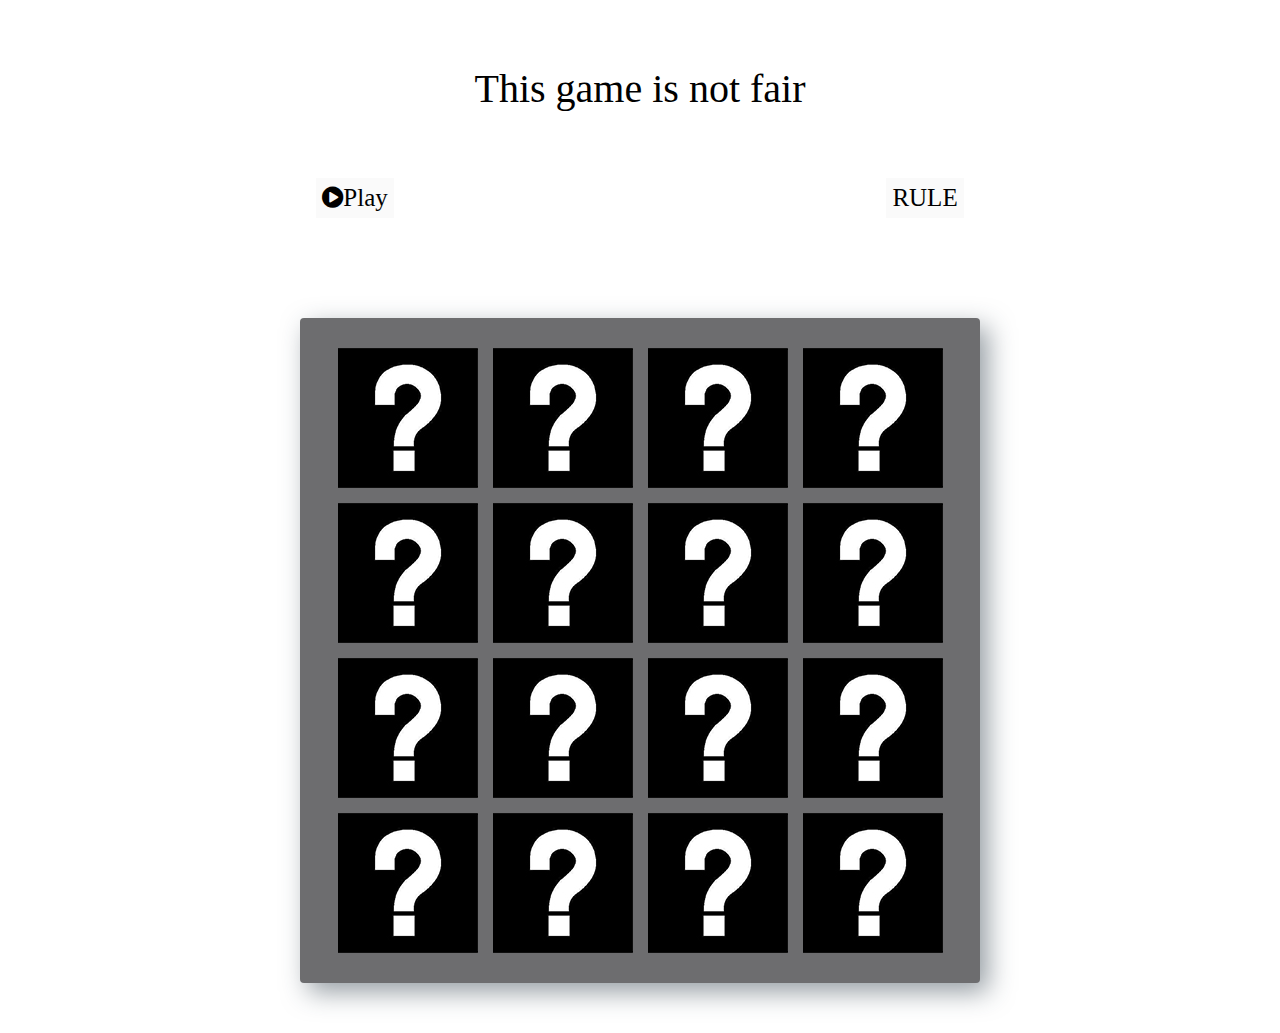
<file: WDC01-[Hoang Trung, Minh Quan]/index.html>
<!DOCTYPE html>
<html lang="en">

<head>
    <meta charset="UTF-8">
    <meta name="viewport" content="width=device-width, initial-scale=1.0">
    <meta http-equiv="X-UA-Compatible" content="ie=edge">
    <title>Unlucky Game</title>

    <!-- load font awesome icon-->
    <link rel="stylesheet" href="https://maxcdn.bootstrapcdn.com/font-awesome/4.4.0/css/font-awesome.min.css">
    <!-- load bootstrap css-->
    <link rel="stylesheet" href="bootstrap/css/bootstrap.css">
    <!-- load css-->
    <link rel="stylesheet" href="css/style.css">
</head>

<body>
    <div class="container">
        <div class="row">
            <h1>This game is not fair</h1>
            <p id="demo" style="color: black"></p>
        </div>
        <div class="row text-center">
            <button type="button" onclick="letPlay(); setTimePlay()" id="start" class="btn-play"><i class="fa fa-play-circle"></i>Play</button>
            <button type="button" id="myBtn" class="btn-play" class="game-rule">RULE</button>
        </div>

        <div class="row text-center">
            <div class="container">
                <span class="information">
                <span id="myTimePlay" style="display: none;">Time: 00:00</span>
                <span id="myMoves" style="display: none;">Moves: 00</span>
                <span id="myScore" style="display: none;">Your scores: ???</span>
                </span>
                <div class="progress myprogress" style="display: none;" id="progress">
                    <div class="progress-bar progress-bar-striped" role="progressbar" id="myprogressbar" aria-valuemin="0" aria-valuemax="100"></div>
                </div>
            </div>
        </div>

        <div class="grid-container center">
            <div class="grid-item"><img id="id1" onclick="CheckStatus(0)" src="img/disable.jpg"></div>
            <div class="grid-item"><img id="id1" onclick="CheckStatus(1)" src="img/disable.jpg"></div>
            <div class="grid-item"><img id="id1" onclick="CheckStatus(2)" src="img/disable.jpg"></div>
            <div class="grid-item"><img id="id1" onclick="CheckStatus(3)" src="img/disable.jpg"></div>
            <div class="grid-item"><img id="id1" onclick="CheckStatus(4)" src="img/disable.jpg"></div>
            <div class="grid-item"><img id="id1" onclick="CheckStatus(5)" src="img/disable.jpg"></div>
            <div class="grid-item"><img id="id1" onclick="CheckStatus(6)" src="img/disable.jpg"></div>
            <div class="grid-item"><img id="id1" onclick="CheckStatus(7)" src="img/disable.jpg"></div>
            <div class="grid-item"><img id="id1" onclick="CheckStatus(8)" src="img/disable.jpg"></div>
            <div class="grid-item"><img id="id1" onclick="CheckStatus(9)" src="img/disable.jpg"></div>
            <div class="grid-item"><img id="id1" onclick="CheckStatus(10)" src="img/disable.jpg"></div>
            <div class="grid-item"><img id="id1" onclick="CheckStatus(11)" src="img/disable.jpg"></div>
            <div class="grid-item"><img id="id1" onclick="CheckStatus(12)" src="img/disable.jpg"></div>
            <div class="grid-item"><img id="id1" onclick="CheckStatus(13)" src="img/disable.jpg"></div>
            <div class="grid-item"><img id="id1" onclick="CheckStatus(14)" src="img/disable.jpg"></div>
            <div class="grid-item"><img id="id1" onclick="CheckStatus(15)" src="img/disable.jpg"></div>
        </div>

    </div>

    <!-- The Modal -->
    <div id="myModal" class="modal">
        <!-- Modal content -->
        <div class="modal-content">
            <h1 id="result"></h1>
            <div class="w-100 text-right close">&times;</div>
            <p id="totalTime"></p>
            <p id="totalMove"></p>
            <p id="urScore"></p>
            <button id="play-again" onclick="location.reload();"><a> Play again 😄</a></button>
        </div>
    </div>


    <!-- The Modal -->
    <div id="myRule" class="modal">
        <!-- Modal content -->
        <div class="modal-content">
            <h1>Rules</h1>
            <div class="w-100 text-right close" onclick="turnOff();">&times;</div>
            <p>Khi bắt đầu cuộc chơi bạn sẽ được nhận ngẫu nhiên từ 1000 - 2000 điểm</p>
            <p>Mỗi 5 giây bạn sẽ bị trừ ngẫu nhiên từ 1 đến 10/40/80 điểm tương ứng với màu của thanh tiến trình</p>
            <p>Bạn sẽ phải đánh đổi ngẫu nhiên từ 10 - 50 điểm để chọn một ô bí ẩn, nếu chọn đúng một cặp ô bạn sẽ nhận được 150 và ngược lại thì bạn mất 50 điểm</p>
            <p>Nhiệm vụ của bạn: Hoàn thành game trước 2 phút và sở hữu ít nhất 450 điểm!</p>
        </div>
    </div>
    <!-- load js -->
    <script src="js/main.js"></script>
</body>

</html>
</file>
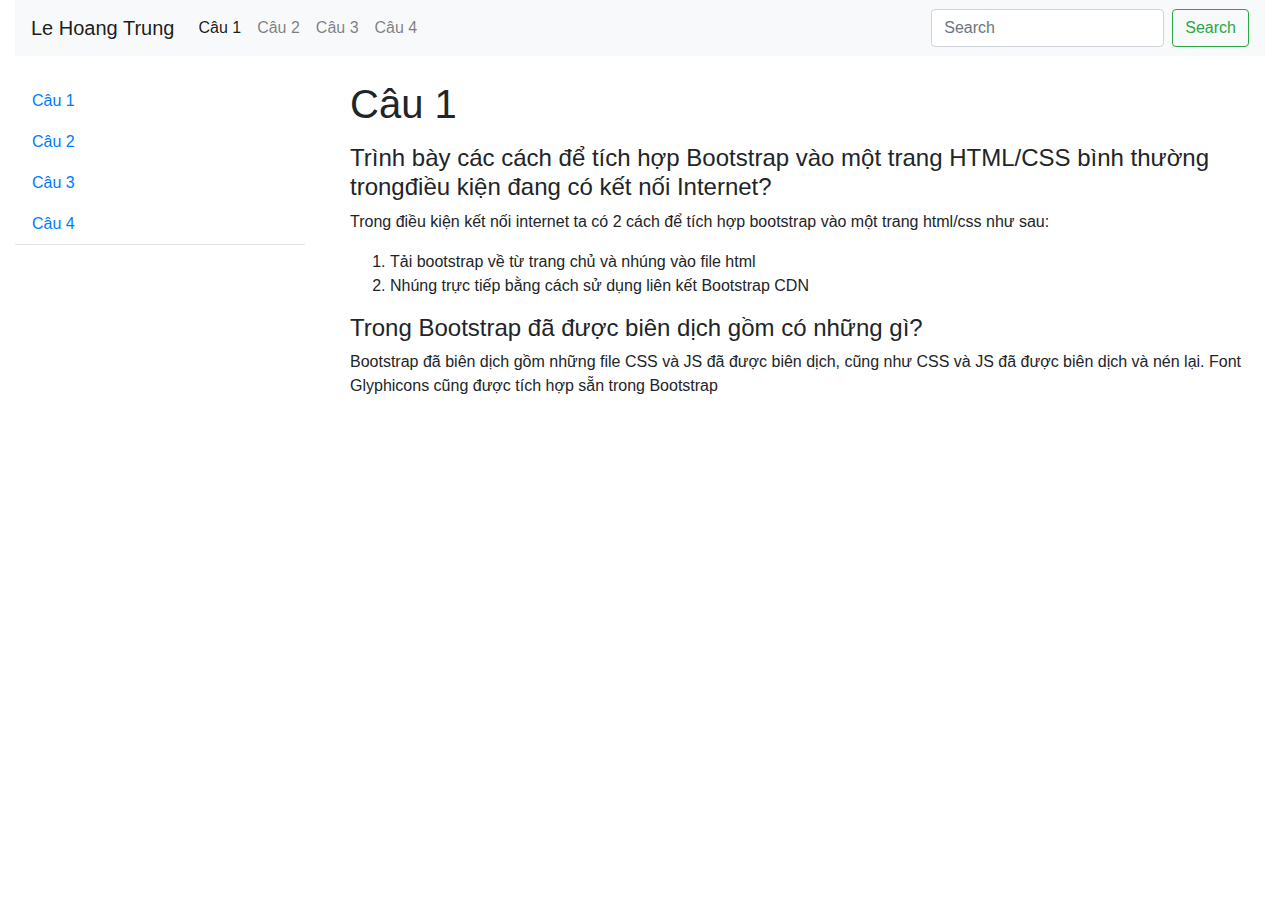
<file: Week02/Task 2.1/index.html>
<!DOCTYPE html>
<html lang="en">

<head>
    <meta charset="UTF-8">
    <meta name="viewport" content="width=device-width, initial-scale=1.0">
    <meta http-equiv="X-UA-Compatible" content="ie=edge">
    <title>Lê Hoàng Trung - Task 2.1</title>
    <!-- load font awesome icon-->
    <link rel="stylesheet" href="https://maxcdn.bootstrapcdn.com/font-awesome/4.4.0/css/font-awesome.min.css">
    <!-- load bootstrap css-->
    <link rel="stylesheet" href="bootstrap/css/bootstrap.css">
    <!-- load bootstrap js-->
    <script src="bootstrap/js/bootstrap.min.js"></script>
    <!-- load jquery js -->
    <script src="js/jquery-3.4.1.min.js"></script>
    <!-- load bundle js-->
    <script src="bootstrap/js/bootstrap.bundle.min.js"></script>
    <!-- load css-->
    <link rel="stylesheet" href="css/style.css">
</head>

<body>

    <div class="container-fluid">
        <nav class="navbar navbar-expand-lg navbar-light bg-light">
            <a class="navbar-brand" href="#">Le Hoang Trung</a>
            <button class="navbar-toggler" type="button" data-toggle="collapse" data-target="#navbarSupportedContent" aria-controls="navbarSupportedContent" aria-expanded="false" aria-label="Toggle navigation">
                              <span class="navbar-toggler-icon"></span>
                    </button>

            <div class="collapse navbar-collapse" id="navbarSupportedContent">
                <ul class="navbar-nav mr-auto">
                    <li class="nav-item active">
                        <a class="nav-link" href="#">Câu 1 <span class="sr-only">(current)</span></a>
                    </li>

                    <li class="nav-item">
                        <a class="nav-link" href="#">Câu 2</a>
                    </li>


                    <li class="nav-item">
                        <a class="nav-link" href="#">Câu 3</a>
                    </li>

                    <li class="nav-item">
                        <a class="nav-link" href="#">Câu 4</a>
                    </li>
                </ul>

                <form class="form-inline my-2 my-lg-0">
                    <input class="form-control mr-sm-2" type="search" placeholder="Search" aria-label="Search">
                    <button class="btn btn-outline-success my-2 my-sm-0" type="submit">Search</button>
                </form>
            </div>
        </nav>
    </div>

    <div class="container-fluid">
        <!-- sidebar and content-->
        <div class="row pt-4">

            <div class="col-md-3">
                <ul class="nav nav-tabs flex-column  nav-pills" role="tablist">
                    <li class="nav-item">
                        <a href="#answer-1" class="nav-link     " id="question-1-tab" data-toggle="pill" role="tab" aria-controls="question-1" aria-selected="true"> Câu 1</a>
                    </li>

                    <li class="nav-item">
                        <a href="#answer-2" class="nav-link question" id="question-2-tab" data-toggle="pill" role="tab" aria-controls="question-2" aria-selected="false"> Câu 2</a>
                    </li>

                    <li class="nav-item">
                        <a href="#answer-3" class="nav-link question" id="question-3-tab" data-toggle="pill" role="tab" aria-controls="question-3" aria-selected="false"> Câu 3</a>
                    </li>

                    <li class="nav-item">
                        <a href="#answer-4" class="nav-link question" id="question-4-tab" data-toggle="pill" role="tab" aria-controls="question-4" aria-selected="false"> Câu 4</a>
                    </li>
                </ul>
            </div>

            <div class="col-md-9">
                <div class="tab-content">
                    <div class="tab-pane fade active show" id="answer-1" role="tabpanel" aria-labelledby="question-1-tab">
                        <div class="container">
                            <h1>Câu 1</h1>
                            <h4 class="mt-3">Trình bày các cách để tích hợp Bootstrap vào một trang HTML/CSS bình thường trongđiều kiện đang có kết nối Internet?</h3>
                                <p>Trong điều kiện kết nối internet ta có 2 cách để tích hợp bootstrap vào một trang html/css như sau:</p>
                                <ol type="1">
                                    <li>
                                        Tải bootstrap về từ trang chủ và nhúng vào file html
                                    </li>
                                    <li>
                                        Nhúng trực tiếp bằng cách sử dụng liên kết Bootstrap CDN
                                    </li>
                                </ol>

                                <h4 class="mt-3"> Trong Bootstrap đã được biên dịch gồm có những gì?</h3>
                                    <p>Bootstrap đã biên dịch gồm những file CSS và JS đã được biên dịch, cũng như CSS và JS đã được biên dịch và nén lại. Font Glyphicons cũng được tích hợp sẵn trong Bootstrap</p>
                        </div>
                    </div>

                    <div class="tab-pane fade" id="answer-2" role="tabpanel" aria-labelledby="question-2-tab">
                        <div class="container">
                            <div>
                                <h1>Câu 2</h1>
                                <div>
                                    <h4 class="mt-3">
                                        Responsive là gì?
                                    </h4>
                                    <p>Responsive web desgin là tạo các trang web tự động điều chỉnh chính nó để nhìn tốt hơn trên mọi thiết bị, từ điện thoại có màn hình cỡ nhỏ đến màn hình cỡ lớn</p>
                                </div>
                                <div>
                                    <h4 class="mt-3">
                                        Làm thế nào nếu muốn vô hiệu hóa tính năng Responsive khi đang sử dụng Bootstrap?
                                    </h4>
                                    <p>Các bước để vô hiệu hóa tính năng responsive</p>
                                    <ol type="1">
                                        <li> Bỏ qua viewport trong thẻ &lt;meta&gt; được đề cập trong file css</li>
                                        <li>Ghi đè chiều rộng của class .container cho mỗi tầng lưới có một chiều rộng duy nhất. Ví dụ: witdh: 970px !important;
                                            <ul>
                                                <li> Hãy chắc chắn điều này xuất hiện sau bootstrap css mặc định.</li>
                                                <li>Ta có thể tránh sử dụng !important với media query hoặc một số bộ chọn</li>
                                            </ul>
                                        </li>
                                        <li>Nếu sử dụng thanh điều hướng thì xóa khả năng thu gọn hoặc mở rộng của thanh điều hướng</li>
                                        <li>Đối với bố cục dạng lưới, sử dụng thêm các class .col-xs-* hoặc thay cho các class medium/large</li>
                                    </ol>
                                </div>
                            </div>
                        </div>
                    </div>

                    <div class="tab-pane fade" id="answer-3" role="tabpanel" aria-labelledby="question-3-tab">
                        <div class="container">
                            <div>
                                <h1>Câu 3</h1>
                                <h4 class="mt-3">
                                    Tìm hiểu về hệ thống lưới của Bootstrap và so sánh hoạt động của hệ thốnglưới này trên các thiết bị có kích thước màn hình khác nhau như Phones, Tablet, Desktop
                                </h4>
                                <p>Các cột sẽ bị xếp chồng lên nhau (ngăn xếp) trên các thiết bị có màn hình nhỏ và hiển thị dưới dạng ngang trên màn hình với các điểm ngăn cách</p>
                            </div>
                        </div>
                    </div>

                    <div class="tab-pane fade" id="answer-4" role="tabpanel" aria-labelledby="question-4-tab">
                        <div class="container">
                            <div>
                                <h1>Câu 4</h1>
                                <h4 class="mt-3">Tìm và cho ví dụ về cách để thực hiện các yêu cầu sau:</h4>
                                <div>
                                    <p class="mt-2">Chèn 1 button 1 biểu tượng trong Button đó</p>
                                    <button class="btn btn-info" type="button">
                                            <i class="fa fa-mouse-pointer pr-2"></i> Click here
                                    </button>
                                </div>

                                <div>
                                    <p class="mt-2">Chèn 1 thanh Progress bar (tiến trình) tương tự trong CV ở Task 1.2</p>
                                    <div class="progress">
                                        <div class="progress-bar bg-danger progress-bar-striped" role="progressbar" style="width: 60%" aria-valuenow="60" aria-valuemax="100" aria-valuemin="0">
                                            60%
                                        </div>
                                    </div>
                                </div>

                                <div>
                                    <p class="mt-2">Chèn các loại cảnh báo (Alert) trong trang như Succes, Info, Danger, Warning</p>
                                    <div class="alert alert-success">
                                        Đăng nhập thành công!
                                    </div>

                                </div>

                                <div>
                                    <p class="mt-2">Chèn 1 menu (Navigation) trong đó có 1 mục có menu con xổ xuống</p>
                                    <div>
                                        <ul class="nav nav-tabs">
                                            <li class="nav-item">
                                                <a href="#" class="nav-link">Home</a>
                                            </li>

                                            <li class="nav-item dropdown">
                                                <a href="#" role="button" class="nav-link dropdown-toggle" data-toggle="dropdown" aria-haspopup="true" aria-expanded="false">Menu</a>
                                                <div class="dropdown-menu">
                                                    <a class="dropdown-item" href="#">Go to next page</a>
                                                    <a class="dropdown-item" href="#">Back to previous page</a>
                                                    <a class="dropdown-item" href="#">Stay here</a>
                                                </div>
                                            </li>

                                            <li class="nav-item dropdown">
                                                <a href="#" role="button" class="nav-link">Support</a>
                                                <div class="dropdown-content">
                                                    <a class="dropdown-item" href="#">Donate</a>
                                                    <a class="dropdown-item" href="#">Report page</a>
                                                    <a class="dropdown-item" href="#">Report user</a>
                                                </div>
                                            </li>
                                        </ul>
                                    </div>
                                </div>
                            </div>
                        </div>
                    </div>
                </div>
            </div>
        </div>
    </div>


</body>

</html>
</file>
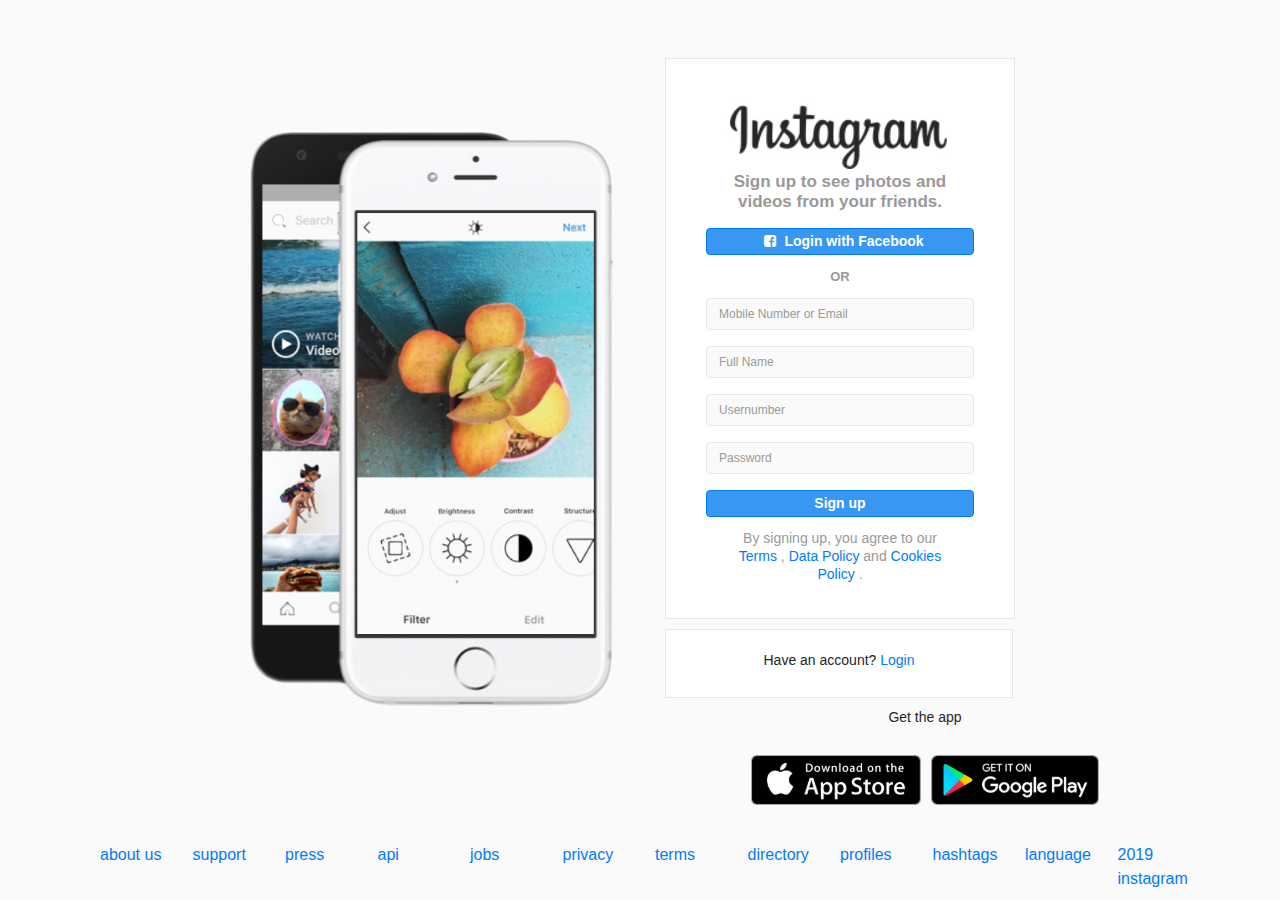
<file: Week02/Task 2.2/index.html>
<!DOCTYPE html>
<html lang="en">

<head>
    <meta charset="UTF-8">
    <meta name="viewport" content="width=device-width, initial-scale=1.0">
    <meta http-equiv="X-UA-Compatible" content="ie=edge">
    <title>Instagram</title>

    <!-- load bootstrap css -->
    <link rel="stylesheet" href="bootstrap/css/bootstrap.min.css">
    <!-- load bootstrap js -->
    <script src="bootstrap/js/bootstrap.min.js"></script>
    <!-- load font awesome icon-->
    <link rel="stylesheet" href="https://maxcdn.bootstrapcdn.com/font-awesome/4.4.0/css/font-awesome.min.css">
    <!-- load css -->
    <link rel="stylesheet" href="css/style.css">
    <!-- load jquery css-->
    <script src="js/jquery-3.4.1.min.js"></script>
</head>

<body>
    <div class="container mt-5">
        <div class="row">
            <div class="col-sm-6">
                <img src="img/small-screen.jpg" alt="background" class="background-left">
            </div>

            <div class="col-sm-6 col col-xs-12">
                <div class="sidebar text-center">
                    <div class="content_form">
                        <img src="img/instagram-logo.jpg" alt="instagram-logo" class="instagram-logo">

                        <p class="header">Sign up to see photos and videos from your friends.</p>

                        <div class="button-login">
                            <button type="submit" class="btn btn-primary btn-block"><i class="fa fa-facebook-square icon"></i>Login with Facebook</button>
                        </div>

                        <div class="divide-form">
                            <span>OR</span>
                        </div>

                        <div>
                            <form role="form">
                                <div class="form-group">
                                    <input type="email number" class="form-control input-sm" id="input-email-number" placeholder="Mobile Number or Email">
                                </div>

                                <div class="form-group">
                                    <input type="text" class="form-control input-sm" id="input-name" placeholder="Full Name">
                                </div>

                                <div class="form-group">
                                    <input type="text" class="form-control input-sm" id="input-usernumber" placeholder="Usernumber">
                                </div>

                                <div class="form-group">
                                    <input type="password" class="form-control input-sm" id="input-password" placeholder="Password">
                                </div>
                            </form>
                        </div>

                        </form>
                        <div class="button-sign-up">
                            <button type="button" class="btn btn-primary btn-block">Sign up</button>
                        </div>
                        <div class="condition">
                            <p>By signing up, you agree to our <a href="#">Terms</a> , <a href="#">Data Policy</a> and <a href="#">Cookies Policy</a> .</p>
                        </div>

                    </div>
                </div>
                <div class="login text-center">
                    <p>Have an account?<a href="#"> Login</a>
                    </p>
                </div>
                <div class="get-app text-center">
                    <p>Get the app</p>
                    <img src="img/download-from.jpg" alt="download app" class="download">
                </div>
            </div>
        </div>

        <div class="container mt-4">
            <div class="row">
                <div class="col-md-1 col-xs-6">
                    <a href="#" class="title_link">about us</a>
                </div>

                <div class="col-md-1 col-xs-6">
                    <a href="#" class="title_link">support</a>
                </div>

                <div class="col-md-1 col-xs-2">
                    <a href="#" class="title_link">press</a>
                </div>

                <div class="col-md-1 col-xs-2">
                    <a href="#" class="title_link">api</a>
                </div>

                <div class="col-md-1 col-xs-2">
                    <a href="#" class="title_link">jobs</a>
                </div>

                <div class="col-md-1 col-xs-2">
                    <a href="#" class="title_link">privacy</a>
                </div>
                <div class="col-md-1 col col-xs">
                    <a href="#" class="title_link">terms</a>
                </div>
                <div class="col-md-1 col-xs">
                    <a href="#" class="title_link">directory</a>
                </div>
                <div class="col-md-1 col-xs">
                    <a href="#" class="title_link">profiles</a>
                </div>
                <div class="col-md-1 col-xs">
                    <a href="#" class="title_link">hashtags</a>
                </div>
                <div class="col-md-1 col-xs">
                    <a href="#" class="title_link">language</a>
                </div>

                <div class="col-md-1 col-xs-12">
                    <a href="#" class="title_link">2019 instagram</a>
                </div>
            </div>
        </div>

    </div>
</body>

</html>
</file>
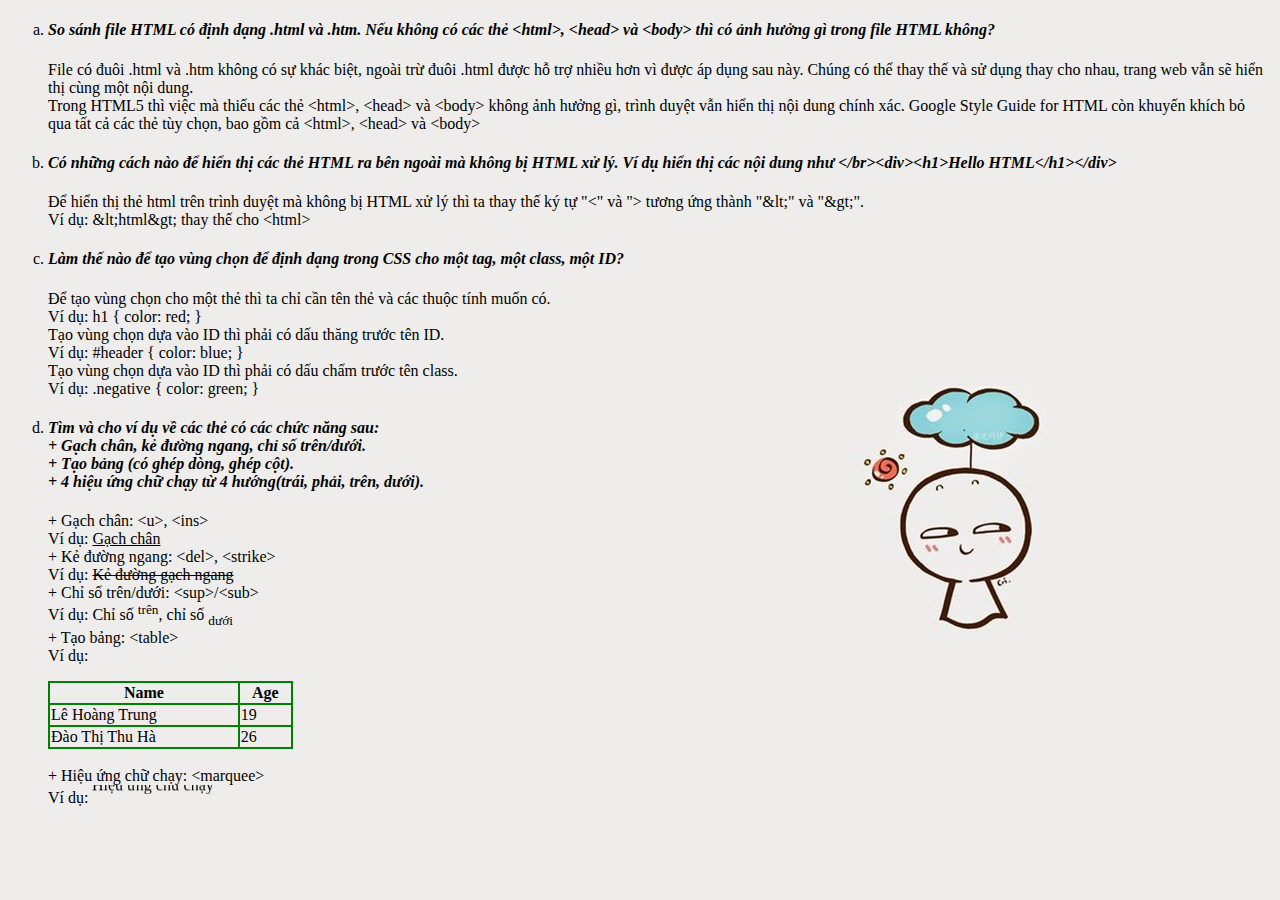
<file: Week01/18521550 - Trung - Task 1.1/LeHoangTrung-Task1.html>
<!DOCTYPE html>
<html>
<head>
	<meta charset="utf-8">
	<title>Lê Hoàng Trung - Task 1</title>
	<style type="text/css">
	a:link
	{
		color: green;
		text-decoration: none;
		background-color: transparent;
	}
	a:hover
	{
		color: red;
		background-color: transparent;
		text-decoration: underline;
	}
	.styleQuestion
	{
		font-family: Tahoma, Times New Roman;
		font: italic;
	}
	.styleAnswer
	{
		font-family: Tahoma, Times New Roman;
	}
	table, th, td
	{
		border: 2px solid green;
		border-collapse: collapse;
	}
	body
	{
		background-image: url(image/task1.jpg);
		background-repeat: no-repeat;
		
	}

	</style>
</head>
<body>
<ol type="a">
	<li>
		<h4 class="styleQuestion"><i>So sánh file HTML có định dạng .html và .htm. Nếu không có các thẻ &lt;html&gt;, &lt;head&gt; và &lt;body&gt; thì có ảnh hưởng gì trong file HTML không?</i></h4>

		<p class="styleAnswer">
			File có đuôi .html và .htm không có sự khác biệt, ngoài trừ đuôi .html được hỗ trợ nhiều hơn vì được áp dụng sau này. Chúng có thể thay thế và sử dụng thay cho nhau, trang web vẫn sẽ hiển thị cùng một nội dung. <br/>
			Trong HTML5 thì việc mà thiếu các thẻ &lt;html&gt;, &lt;head&gt; và &lt;body&gt; không ảnh hưởng gì, trình duyệt vẫn hiển thị nội dung chính xác. Google Style Guide for HTML còn khuyến khích bỏ qua tất cả các thẻ tùy chọn, bao gồm cả &lt;html&gt;, &lt;head&gt; và &lt;body&gt; <br/>
		</p>
	</li>
	<li>
		<h4 class="styleQuestion"><i>Có những cách nào để hiển thị các thẻ HTML ra bên ngoài mà không bị HTML xử lý. Ví dụ hiển thị các nội dung như &lt;/br&gt;&lt;div&gt;&lt;h1&gt;Hello HTML&lt;/h1&gt;&lt;/div&gt;</i></h4>

		<p class="styleAnswer">Để hiển thị thẻ html trên trình duyệt mà không bị HTML xử lý thì ta thay thế ký tự "<" và "> tương ứng thành "&amp;lt;" và "&amp;gt;".<br/>Ví dụ: &amp;lt;html&ampgt; thay thế cho &lt;html&gt;
		</p>
	</li>
	<li>
		<h4 class="styleQuestion"><i>Làm thế nào để tạo vùng chọn để định dạng trong CSS cho một tag, một class, một ID?</i></h4>

		<p class="styleAnswer">Để tạo vùng chọn cho một thẻ thì ta chỉ cần tên thẻ và các thuộc tính muốn có.<br/>Ví dụ: h1 { color: red; }<br/>
		Tạo vùng chọn dựa vào ID thì phải có dấu thăng trước tên ID.<br/>Ví dụ: #header { color: blue; }<br/>
		Tạo vùng chọn dựa vào ID thì phải có dấu chấm trước tên class.<br/>Ví dụ: .negative { color: green; }
		</p>
	</li>
	<li>
		<h4 class="styleQuestion"><i>Tìm và cho ví dụ về các thẻ có các chức năng sau: <br/>
		+ Gạch chân, kẻ đường ngang, chỉ số trên/dưới.<br/>
		+ Tạo bảng (có ghép dòng, ghép cột).<br/>
		+ 4 hiệu ứng chữ chạy từ 4 hướng(<i>trái, phải, trên, dưới</i>).</i></h4>

		<p class="styleAnswer">
			+ Gạch chân: &lt;u&gt;, &lt;ins&gt; <br/> 
			Ví dụ: <u>Gạch chân</u> <br/>
			+ Kẻ đường  ngang: &lt;del&gt;, &lt;strike&gt; <br/>
			Ví dụ: <strike>Kẻ đường gạch ngang</strike> <br/>
			+ Chỉ số trên/dưới:  &lt;sup&gt;/&lt;sub&gt; <br/>
			Ví dụ: Chỉ số <sup>trên</sup>, chỉ số <sub>dưới</sub> <br/>
			+ Tạo bảng:  &lt;table&gt; <br/>
			Ví dụ:
			 <table style="width: 20%">
				<tr>
					<th style="text-align: center;">Name</th>
					<th style="text-align: center;">Age</th>
				</tr>
				<tr>
					<td>Lê Hoàng Trung</td>
					<td>19</td>
				</tr>
				<tr>
					<td>Đào Thị Thu Hà</td>
					<td>26</td>
				</tr>
			</table>
			<br/>
			+ Hiệu ứng chữ chạy: &lt;marquee&gt; <br/>
			Ví dụ:
			<marquee width=50% direction="down"> Hiệu ứng chữ chạy </marquee> <br/>
			<!-- Code: <code> &lt;marquee width=50% direction="down"&gt; Hiệu ứng chữ chạy &lt;/marquee&gt; </code> -->
		</p>

	</li>
</ol>
</body>
</html>
</file>
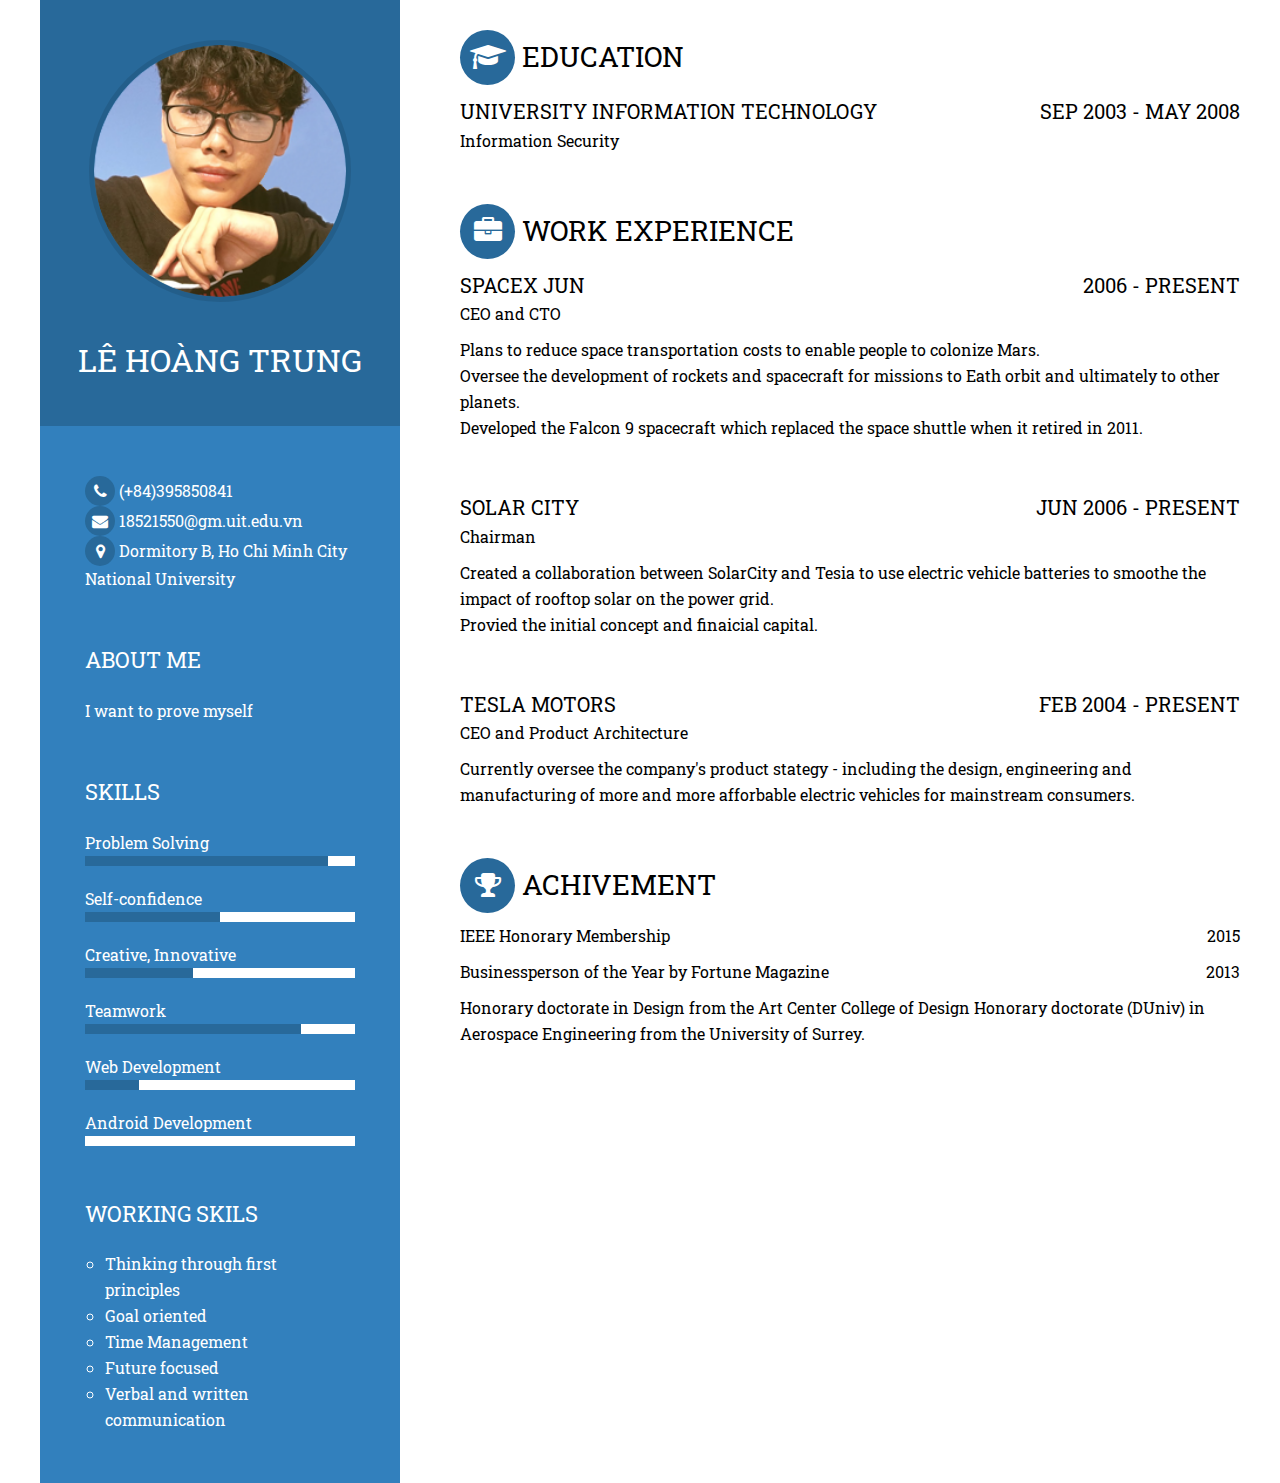
<file: Week01/18521550 - Trung - Task 1.2/LeHoangTrung-Task2.html>
<!DOCTYPE html>
<html>
<head>
	<title>Trung's CV</title>
	<meta charset="utf-8">
	<!-- load font awsome -->
	 <link rel="stylesheet" href="https://maxcdn.bootstrapcdn.com/font-awesome/4.4.0/css/font-awesome.min.css">
	<!-- load google font -->
	<link href="https://fonts.googleapis.com/css?family=Roboto+Slab&display=swap: 400, 700" rel="stylesheet">

	<link rel="stylesheet" type="text/css" href="css/style.css">

</head>
<body>
<div class="Page">
	<div class="sidebar">
		<!-- avatar -->
		<div class="avatar">
			<img src="image/avatar.png" height="215px" width="215px" alt="Le Hoang Trung">
			<h1 class="name">Lê Hoàng Trung</h1>
		</div>
		
		<div class="module">
			<div class="module_content">
				<ul style="list-style-type: none;">
					<li>
						<i class="fa fa-phone circle circle-small"></i>
						<span>(+84)395850841</span>
					</li>
					<li>
						<i class="fa fa-envelope circle circle-small"></i> 
						<span>18521550@gm.uit.edu.vn</span>
					</li>
					<li>
						<i class="fa fa-map-marker circle circle-small"></i>
						<span>Dormitory B, Ho Chi Minh City National University</span>
					</li>
				</ul>
			</div>
		</div>

		<div class="module">
			<h3 class="module_title">About Me</h3> 
			<div class="module_content">
				I want to prove myself	
			</div>
			
		</div>

		<div class="module module--progress">
			<h3 class="module_title">Skills</h3>
			<div class="module_content">
				<ul style="list-style-type: none;">
					<li>
						<div class="flex--1">
							<span>Problem Solving</span>
							<span class="progress_bar"><span style="width: 90%"></span></span>
						</div>
					</li>

					<li>
						<div class="flex--1">
							<span>Self-confidence</span>
							<span class="progress_bar"><span style="width: 50%"></span></span>
						</div>
					</li>

					<li>
						<div class="flex--1">
							<span>Creative, Innovative</span>
							<span class="progress_bar"><span style="width: 40%"></span></span>
						</div>
					</li>

					<li>
						<div class="flex--1">
							<span>Teamwork</span>
							<span class="progress_bar"><span style="width:80%"></span></span>
						</div>
					</li>

					<li>
						<div class="flex--1">
							<span>Web Development</span>
							<span class="progress_bar"><span style="width: 20%"></span></span>
						</div>
					</li>

					<li>
						<div class="flex--1">
							<span>Android Development</span>
							<span class="progress_bar"><span style="width: 0%"></span></span>
						</div>
					</li>
				</ul>
			</div>
		</div>

		<div class="module">
			<h3 class="module_title">Working Skils</h3>
			<div class="module_content">
				<ul style="list-style-type: circle;">
					<li class="margin-left">Thinking through first principles</li>
					<li class="margin-left">Goal oriented</li>
					<li class="margin-left">Time Management</li>
					<li class="margin-left">Future focused</li>
					<li class="margin-left">Verbal and written communication</li>
				</ul>
			</div>
		</div>
	</div>

	<div class="content">
		<div class="section">
			<h2 class="section_title">	
				<i class="fa fa-graduation-cap circle circle-medium"></i>			
				<span>Education</span>
			</h2>		
			<div class="section_content">
				<div class="module">
					<h3 class="module_work">University Information Technology<span class="date">SEP 2003 - MAY 2008</span></h3>
					<p>Information Security</p>
				</div>
			</div>
		</div>

		<div class="section">
			<h2 class="section_title">
				<i class="fa fa-briefcase circle circle-medium"></i>
				<span>Work Experience</span>
			</h2>
			<div class="section_content">
				<div class="module">
					<h3 class="module_work">SPACEX JUN<span class="date">2006 - PRESENT</span></h3>
					<p>CEO and CTO</p>
					<div class="module_content">

					<p>
						Plans to reduce space transportation costs to enable people to colonize Mars.<br/>
						Oversee the development of rockets and spacecraft for missions to Eath orbit and ultimately to other planets. <br/>
						Developed the Falcon 9 spacecraft which replaced the space shuttle when it retired in 2011.<br/>
					</p>
					</div>
				</div>
				
			</div>

			<div class="section_content">
				<div class="module">
					<h3 class="module_work">SOLAR CITY<span class="date">JUN 2006 - PRESENT</span></h3>
					<p>Chairman</p>

					<div class="module_content">
					<p>
						Created a collaboration between SolarCity and Tesia to use electric vehicle batteries to smoothe the impact of rooftop solar on the power grid. <br/>
						Provied the initial concept and finaicial capital. <br/>
					</p>
					</div>
				</div>			
			</div>

			<div class="section_content">
				<div class="module">
					<h3 class="module_work">TESLA MOTORS<span class="date">FEB 2004 - PRESENT</span></h3>
					<p>CEO and Product Architecture</p>

					<div class="module_content">
					<p>
						Currently oversee the company's product stategy - including the design, engineering and manufacturing of more and more afforbable electric vehicles for mainstream consumers.
					</p>
					</div>
				</div>			
			</div>

		</div>

		<div class="section">
			<h2 class="section_title">
				<i class="fa fa-trophy circle circle-medium"></i>
				<span>Achivement</span>
			</h2>
			
			<div>
				<div class="module">
					<p class="module_content">IEEE Honorary Membership<span class="date">2015</span></p>
					<p>Businessperson of the Year by Fortune Magazine<span class="date">2013</span></p>
					<p>Honorary doctorate in Design from the Art Center College of Design Honorary doctorate (DUniv) in Aerospace Engineering from the University of Surrey.</p>
				</div>
			</div>

		</div>
	</div>
	
</div>

</body>
</html>
</file>
<file: WDC01-[Hoang Trung, Minh Quan]/css/style.css>
body {
    /* color: #fafafa !important;*/
    font-family: 'Amatic SC', cursive !important;
}

.btn-play {
    margin: 0 auto;
    color: #000;
    background-color: #fafafa;
    font-size: 25px;
    border-style: none;
}

h1 {
    margin: 65px auto;
    color: #000;
}

.grid-container {
    display: grid;
    grid-gap: 15px;
    grid-template-columns: auto auto auto auto;
    grid-template-rows: auto auto auto auto;
    padding: 30px;
    width: 680px;
}

.center {
    background-color: #6d6d6f;
    box-shadow: 8px 9px 26px 0 rgba(46, 61, 73, 0.5);
    justify-content: center;
    margin: 0 auto;
    margin-top: 100px;
    margin-bottom: 50px;
    border-radius: 4px;
}


/*Các ô lưới*/

.grid-item {
    background-color: rgba(255, 255, 255, 0.8);
    /*  border: 1px solid #cecece;*/
    border: 2px 4px 13px 0 rgba(46, 61, 73, 0.5);
    height: 140px;
    width: 140px;
    border-radius: 4px;
    /*background: url('../img/disable.jpg');*/
    background-size: cover;
}

.myprogress {
    width: 680px;
    margin: 0 auto;
    margin-top: 50px;
    margin-bottom: -160px;
}


/*Cửa sổ pop up*/


/* The Modal (background) */

.modal {
    display: none;
    /* Hidden by default */
    position: fixed;
    /* Stay in place */
    z-index: 1;
    /* Sit on top */
    padding-top: 50px;
    /* Location of the box */
    left: 0;
    top: 0;
    width: 100%;
    /* Full width */
    height: 100%;
    /* Full height */
    overflow: auto;
    /* Enable scroll if needed */
    background-color: rgb(0, 0, 0);
    /* Fallback color */
    background-color: rgba(0, 0, 0, 0.4);
    /* Black w/ opacity */
}


/* Modal Content */

.modal-content {
    background-color: #fefefe;
    margin: auto;
    padding: 20px;
    border: 1px solid #888;
    width: 70%;
}


/* The Close Button */

.close {
    color: #aaaaaa;
    float: right;
    font-size: 28px;
    font-weight: bold;
}

.close:hover,
.close:focus {
    color: #000;
    text-decoration: none;
    cursor: pointer;
}


/*Thời gian chơi, số lượt di chuyển*/

#time-play,
#moves,
#myScore {
    margin-right: 50px;
    margin-top: -60px;
    padding: 10px auto;
    margin: auto 10px;
}


/* Nút chơi lại */

#play-again {
    background-color: #141214;
    padding: 0.7rem 1rem;
    font-size: 1.1rem;
    display: block;
    margin: 0 auto;
    width: 50%;
    font-family: 'Gloria Hallelujah', cursive;
    color: #ffffff;
    border-radius: 5px;
}
</file>
<file: Week02/Task 2.1/css/style.css>
.dropdown {
    position: relative;
    display: inline-block;
}

.dropdown-content {
    display: none;
    position: absolute;
    z-index: 1;
}

.dropdown:hover .dropdown-content {
    display: block;
}
</file>
<file: Week02/Task 2.2/css/style.css>
.background-left {
    padding-top: 70px;
    height: 650px;
    float: right;
    margin: 10px;
}

body {
    background-color: #fafafa !important;
}

.sidebar {
    background-color: #ffffff;
    max-width: 350px;
    max-height: 561px;
    margin: 10px;
    padding: 40px;
    border: 1px solid #e6e6e6;
}

.header {
    font-weight: 600;
    line-height: 20px;
    font-size: 17px;
    color: #999;
}

.btn {
    font-weight: 600 !important;
    text-overflow: ellipsis;
    font-size: 14px;
    background-color: #3897f0;
    margin: 12px auto;
    padding: 2px !important;
}

.icon {
    padding: 0 8px 2px;
}

.divide-form {
    font-size: 13px !important;
    font-weight: 600;
    line-height: 15px;
    margin: 14px 0px;
    text-transform: uppercase;
    color: #999;
}

.form-control {
    background: #fafafa !important;
    border: 1px solid #e6e6e6;
    font-size: 12px !important;
}

::placeholder {
    color: #999 !important;
}

.condition {
    color: #999;
    font-size: 14px;
    margin: 5px 20px;
    line-height: 18px;
}

.login {
    font-size: 14px;
    background: #ffffff;
    border: 1px solid #e6e6e6 !important;
    max-width: 348px;
    margin: 10px;
    padding: 20px 0 10px 0;
}

.login a:hover {
    text-decoration: none;
}

.get-app {
    font-size: 14px;
    color: #262626;
    line-height: 18px;
}

.download {
    margin: 10px;
}
</file>
<file: Week01/18521550 - Trung - Task 1.2/css/style.css>
body, h1, h2, h3, img, ul
{
	margin: 0;
	padding: 0;
	font-size: 100%;
	font: inherit;
}

body {
	line-height: 1.625;
	font-size: 16px;
	font-family: 'Roboto Slab', serif;
}

p {
	margin: 0 0 10px;
}

/*layout*/
.Page
{
	margin: auto;
	width: 100%;
	max-width: 1200px;
}
.sidebar
{ 
	float: left;
    width: 30%;

	background:#3280bd;
	color: #fff; 
}

.content
{
	float: right;
	width: 65%;
	margin-left: 5%;
	margin-top: 30px;
}

/* avatar */
.avatar {
	text-align: center;
	padding: 40px 0;
	background: #28699a;
}
.avatar img {
	border-radius: 50%;
	border: 5px solid rgba(0, 0, 0, .1);
	width: 70%;
	height: 70%;
}

.avatar h1
{
	font-size: 32px;
	text-transform: uppercase;
	margin: 25px 0 0;
}

/* module */
.sidebar .module 
{
	padding: 0 45px;
	margin-top: 50px;
	margin-bottom: 50px;
}

 .module:last-child
{
	margin-bottom: 50px;
}
.module_title
{
	font-size: 22px;
	text-transform: uppercase;
	display: flex;
	align-items: center;
	margin-bottom: 20px;
}
.module_work
{
	font-size: 20px;
	text-transform: uppercase;
}


/* Class hỗ trợ */
.flex--1
{
	flex: 1;
}

.margin-left
{
	margin-left: 20px;
}

/*Progress bar*/
.progress_bar
{
	height: 10px;
	background: #fff;
	display: block;
}

.progress_bar span
{
	height: 10px;
	display: block;
	background: #28699a;
}

.module--progress li
{
	margin-bottom: 20px;
}


/*section*/
.section_title
{
	text-transform: uppercase;
	font-size: 28px;
	margin-bottom: 10px;
}
.section_content 
{
	padding-left: 0px;
	margin-bottom: 40px;
}

.section
{
	margin-bottom: 40px;
}
.date
{
	float: right;
}

.circle
{
	color: #fff;
	background: #28699a;
	border-radius: 50%;
	text-align: center;
	
}

.circle-small
{
	width: 30px;
	height: 30px;
	line-height: 30px;
}

.circle-medium
{
	width: 55px;
	height: 55px;
	line-height: 55px;
}
</file>
